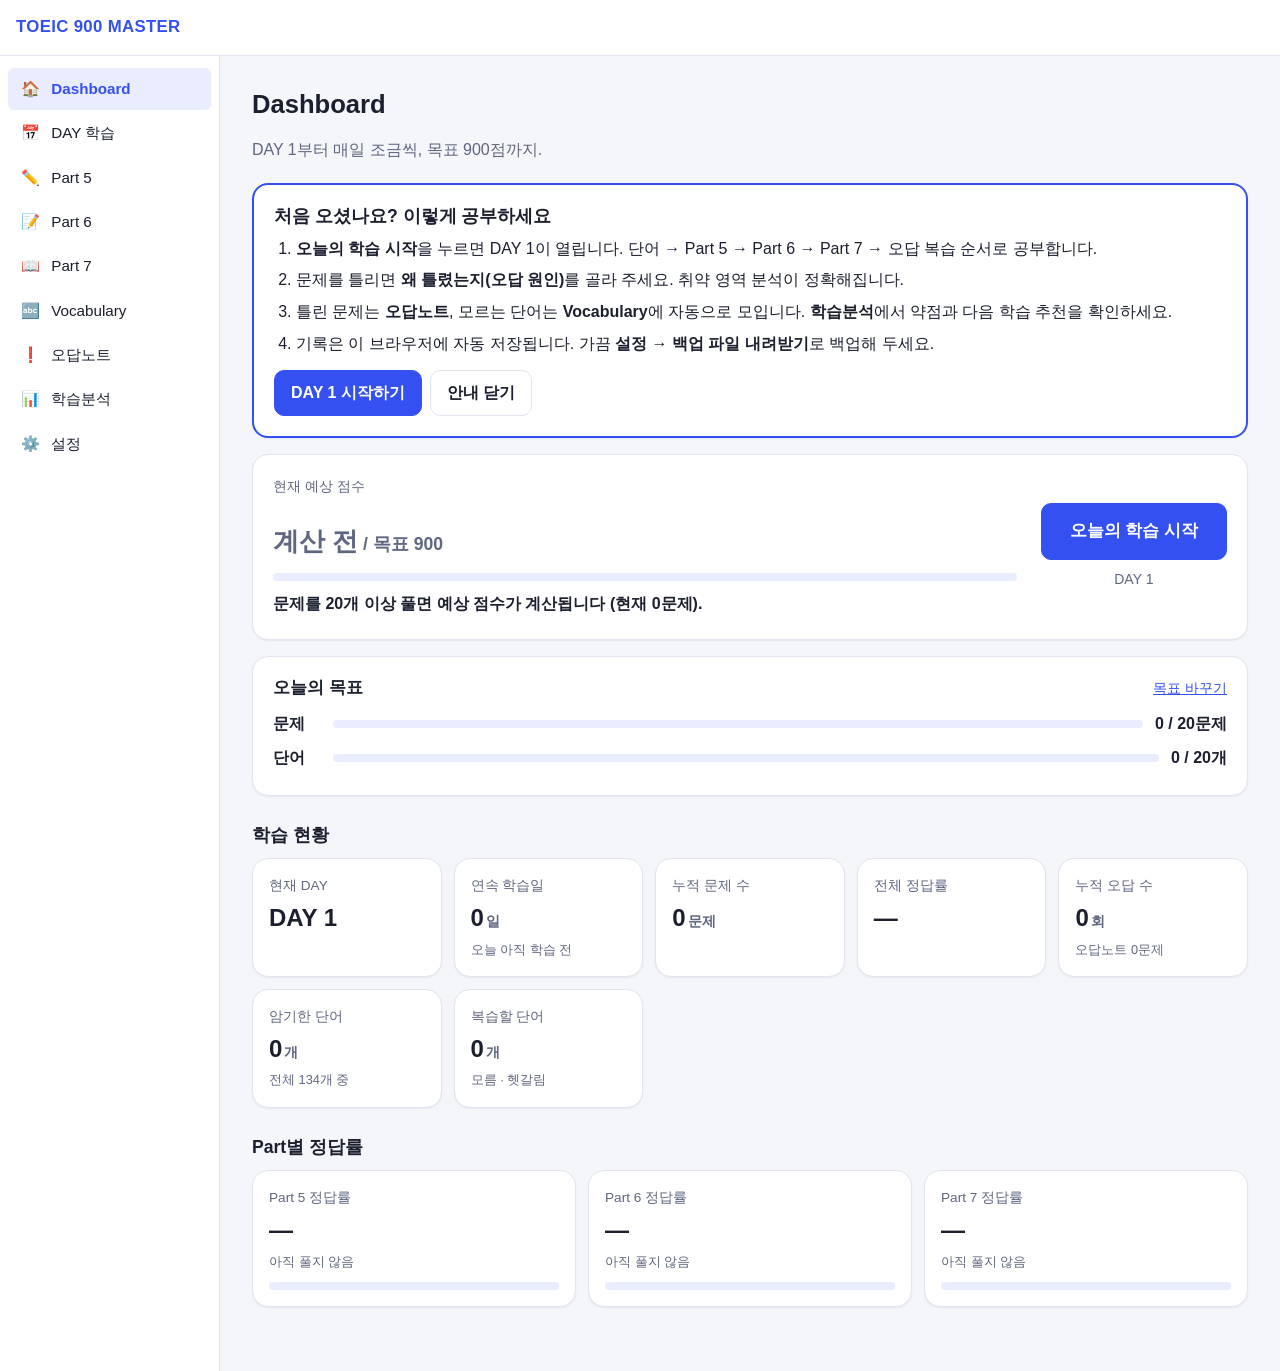
<file: index.html>
<!doctype html>
<html lang="ko">
<head>
  <meta charset="utf-8">
  <meta name="viewport" content="width=device-width, initial-scale=1">
  <title>TOEIC 900 MASTER</title>
  <link rel="stylesheet" href="src/styles/variables.css">
  <link rel="stylesheet" href="src/styles/base.css">
  <link rel="stylesheet" href="src/styles/layout.css">
  <link rel="stylesheet" href="src/styles/components.css">
</head>
<body>
  <div id="app">
    <!-- 스크립트가 실행되면 이 안내문은 앱 화면으로 바뀐다 -->
    <div class="boot-message">
      <h1>TOEIC 900 MASTER</h1>
      <p>앱을 불러오는 중입니다…</p>
      <p class="muted">이 문구가 계속 보이면 브라우저에서 JavaScript가 꺼져 있는지 확인하세요.</p>
    </div>
  </div>

  <!-- 설치 없이 이 파일을 더블클릭해서 열 수 있도록 일반 스크립트로 불러온다. 파일 목록은 src/loader.js에 있다. -->
  <script src="src/loader.js"></script>
  <script src="src/main.js"></script>
</body>
</html>
</file>
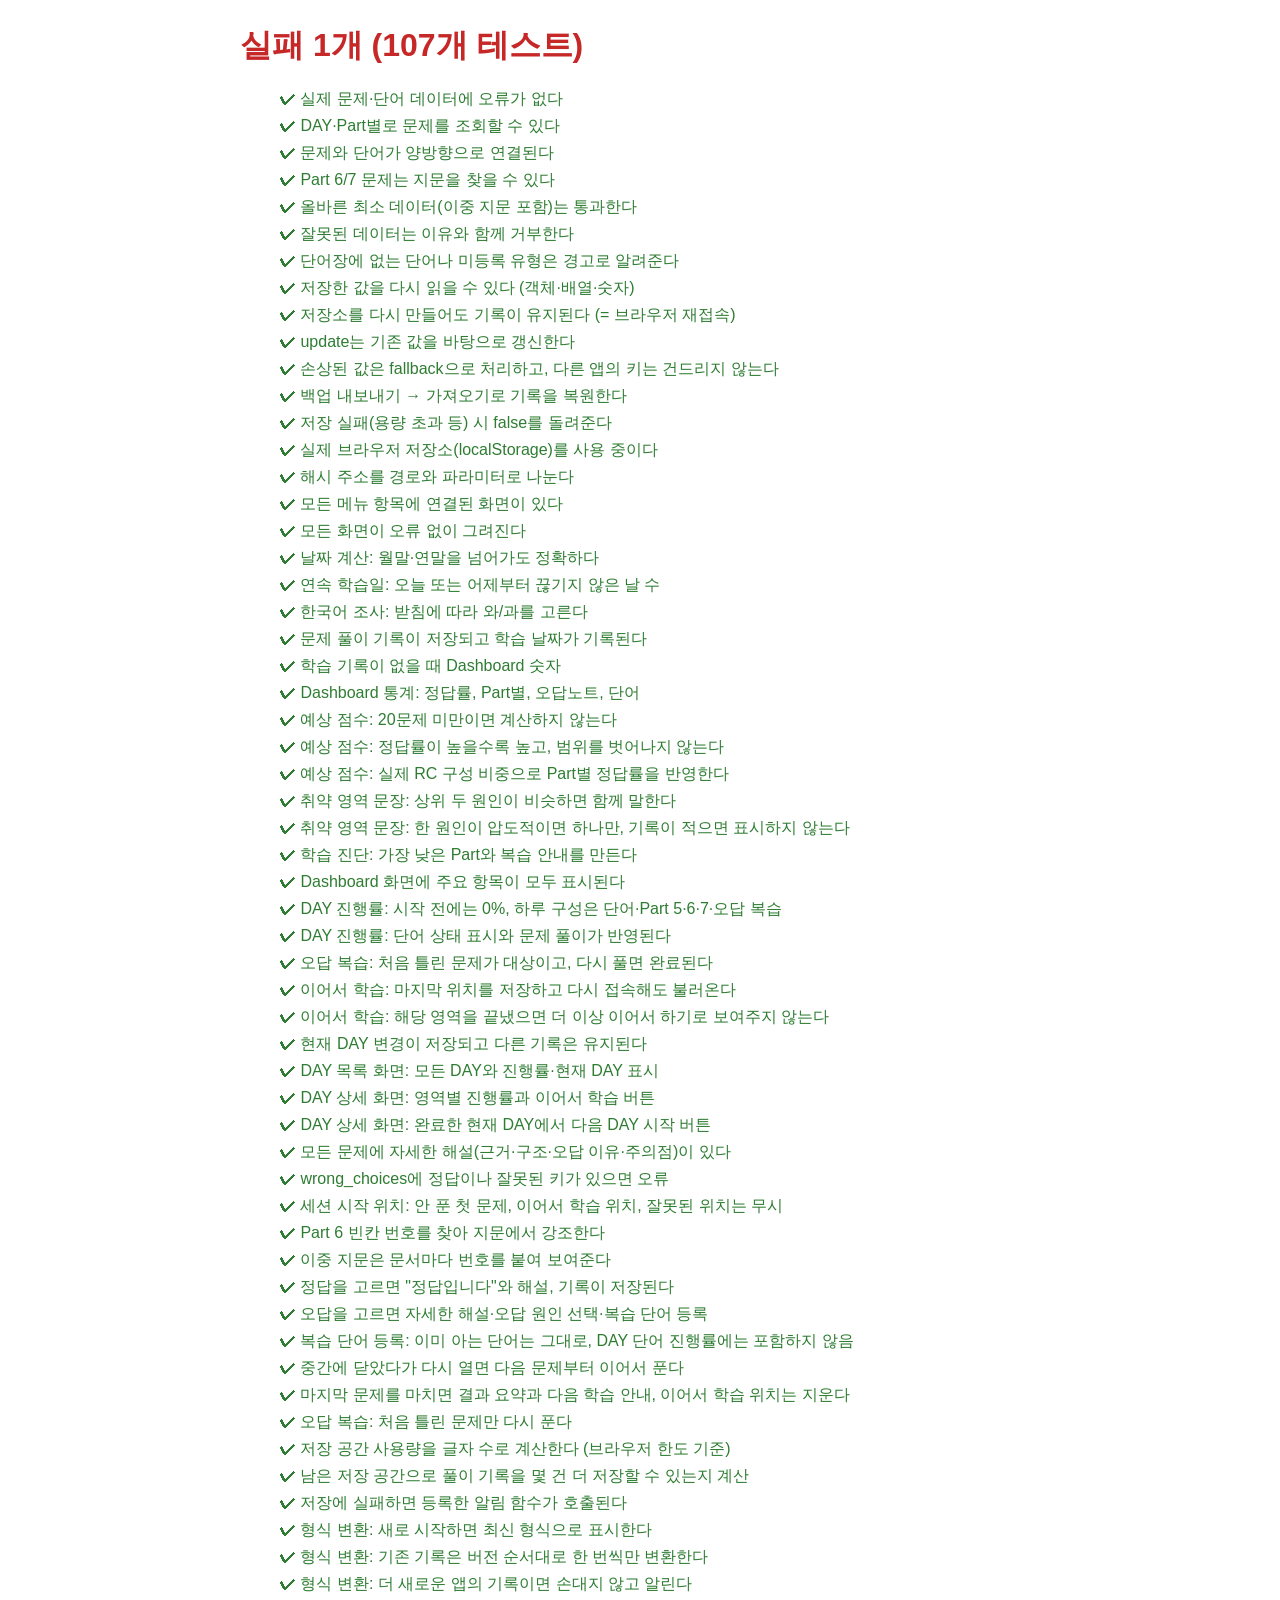
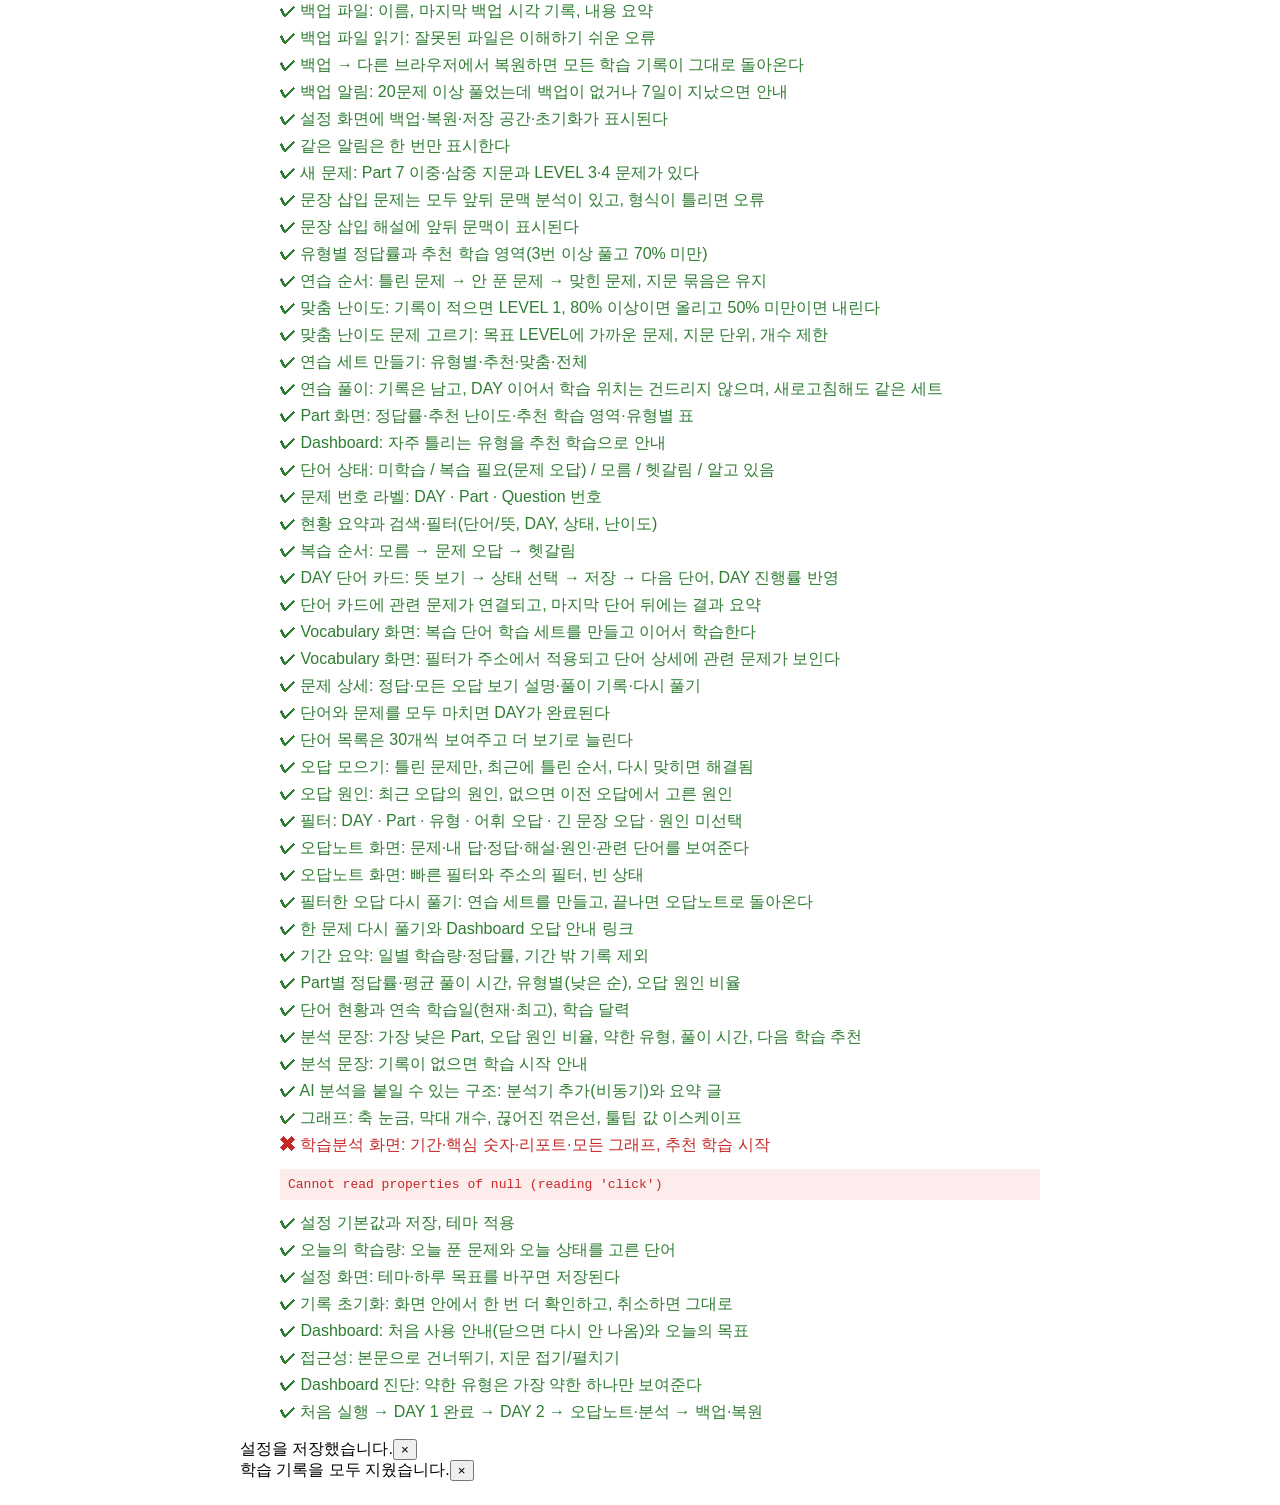
<file: tests/index.html>
<!doctype html>
<html lang="ko">
<head>
  <meta charset="utf-8">
  <meta name="viewport" content="width=device-width, initial-scale=1">
  <title>TOEIC 900 MASTER 테스트</title>
  <style>
    body { font-family: -apple-system, "Malgun Gothic", sans-serif; max-width: 800px; margin: 24px auto; padding: 0 16px; }
    .pass { color: #2e7d32; } .fail { color: #c62828; }
    li { margin: 6px 0; list-style: none; }
    pre { background: #fdecec; padding: 8px; white-space: pre-wrap; }
  </style>
</head>
<body>
  <!-- 이 파일을 브라우저로 열면 자동 테스트가 실행된다. 앱 코드를 바꾼 뒤 기존 기능이 깨지지 않았는지 확인하는 용도. -->
  <div id="results">테스트 실행 중…</div>

  <!-- 앱과 같은 스크립트 목록(src/loader.js)을 불러온다 -->
  <script src="../src/loader.js" data-base="../"></script>

  <script src="test-runner.js"></script>
  <script src="data.test.js"></script>
  <script src="storage.test.js"></script>
  <script src="router.test.js"></script>
  <script src="dashboard.test.js"></script>
  <script src="day.test.js"></script>
  <script src="study.test.js"></script>
  <script src="backup.test.js"></script>
  <script src="practice.test.js"></script>
  <script src="vocab.test.js"></script>
  <script src="notes.test.js"></script>
  <script src="analytics.test.js"></script>
  <script src="settings.test.js"></script>
  <script src="integration.test.js"></script>
  <script>runTests();</script>
</body>
</html>
</file>
<file: src/styles/variables.css>
/* 디자인 토큰: 색상·간격·모서리. 테마를 바꿀 때는 이 파일만 수정한다. */
:root {
  --color-bg: #f5f6fa;
  --color-surface: #ffffff;
  --color-surface-2: #f0f2f8;
  --color-text: #1b1f2e;
  --color-muted: #5f6680;
  --color-border: #e2e5ef;
  --color-primary: #3450f0;
  --color-primary-hover: #2a43d6;
  --color-primary-soft: #e9edff;
  --color-on-primary: #ffffff;
  --color-success: #2e7d32;
  --color-success-soft: #e7f5e9;
  --color-danger: #c62828;
  --color-danger-soft: #fdecec;
  --color-warning: #975a00;
  --color-warning-soft: #fff4e0;
  --color-on-status: #ffffff;   /* 성공·오류 알림 위 글자색 */

  /* 그래프 색상 (색각 이상 검증을 통과한 순서. 범주 1~4, 크기를 나타내는 단색 단계, 격자) */
  --viz-1: #2a78d6;
  --viz-2: #eb6834;
  --viz-3: #1baf7a;
  --viz-4: #eda100;
  --viz-rest: #c9ccd6;
  --viz-grid: #e6e8ef;
  --viz-axis: #c3c6d1;
  --viz-area: rgba(42, 120, 214, .10);
  --heat-0: #eef0f5;
  --heat-1: #cde2fb;
  --heat-2: #86b6ef;
  --heat-3: #3987e5;
  --heat-4: #1c5cab;

  --radius-sm: 6px;
  --radius-md: 10px;
  --radius-lg: 16px;
  --shadow-sm: 0 1px 2px rgba(20, 24, 40, .06);

  --topbar-height: 56px;
  --sidebar-width: 220px;
  --content-max: 1080px;

  --font-sans: -apple-system, BlinkMacSystemFont, "Pretendard", "Apple SD Gothic Neo", "Malgun Gothic", "Noto Sans KR", sans-serif;
  --font-reading: Georgia, "Times New Roman", serif;
}

/* 다크 테마: 컴퓨터 설정이 다크일 때 (사용자가 라이트를 직접 고른 경우 제외) */
@media (prefers-color-scheme: dark) {
  :root:not([data-theme="light"]) {
    --color-bg: #12141b;
    --color-surface: #1b1e28;
    --color-surface-2: #232734;
    --color-text: #e7e9f0;
    --color-muted: #9aa0b6;
    --color-border: #2f3445;
    --color-primary: #7d93ff;
    --color-primary-hover: #95a6ff;
    --color-primary-soft: #252c4a;
    --color-on-primary: #0d1022;
    --color-success: #74d680;
    --color-success-soft: #1d3223;
    --color-danger: #ff8a80;
    --color-danger-soft: #3a2224;
    --color-warning: #ffb74d;
    --color-warning-soft: #3a2e1a;
    --shadow-sm: none;
    --color-on-status: #10131c;
    --viz-1: #3987e5;
    --viz-2: #d95926;
    --viz-3: #199e70;
    --viz-4: #c98500;
    --viz-rest: #3a3f50;
    --viz-grid: #2a2e3b;
    --viz-axis: #3a3f50;
    --viz-area: rgba(57, 135, 229, .14);
    --heat-0: #232734;
    --heat-1: #184f95;
    --heat-2: #256abf;
    --heat-3: #3987e5;
    --heat-4: #86b6ef;
    color-scheme: dark;
  }
}

/* 사용자가 다크를 직접 고른 경우 */
:root[data-theme="dark"] {
  --color-bg: #12141b;
  --color-surface: #1b1e28;
  --color-surface-2: #232734;
  --color-text: #e7e9f0;
  --color-muted: #9aa0b6;
  --color-border: #2f3445;
  --color-primary: #7d93ff;
  --color-primary-hover: #95a6ff;
  --color-primary-soft: #252c4a;
  --color-on-primary: #0d1022;
  --color-success: #74d680;
  --color-success-soft: #1d3223;
  --color-danger: #ff8a80;
  --color-danger-soft: #3a2224;
  --color-warning: #ffb74d;
  --color-warning-soft: #3a2e1a;
  --shadow-sm: none;
  --color-on-status: #10131c;
  --viz-1: #3987e5;
  --viz-2: #d95926;
  --viz-3: #199e70;
  --viz-4: #c98500;
  --viz-rest: #3a3f50;
  --viz-grid: #2a2e3b;
  --viz-axis: #3a3f50;
  --viz-area: rgba(57, 135, 229, .14);
  --heat-0: #232734;
  --heat-1: #184f95;
  --heat-2: #256abf;
  --heat-3: #3987e5;
  --heat-4: #86b6ef;
  color-scheme: dark;
}
</file>
<file: src/styles/base.css>
* { box-sizing: border-box; }
html { -webkit-text-size-adjust: 100%; }
body {
  margin: 0;
  background: var(--color-bg);
  color: var(--color-text);
  font-family: var(--font-sans);
  font-size: 16px;
  line-height: 1.6;
}
h1, h2, h3 { line-height: 1.3; margin: 0; }
a { color: var(--color-primary); }
button { font: inherit; color: inherit; }
code { background: var(--color-surface-2); padding: 1px 6px; border-radius: 4px; font-size: .9em; }
:focus-visible { outline: 2px solid var(--color-primary); outline-offset: 2px; }
.muted { color: var(--color-muted); }
.small { font-size: .875rem; }

.boot-message { max-width: 560px; margin: 15vh auto; padding: 0 16px; text-align: center; }
.boot-message h1 { color: var(--color-primary); margin-bottom: 12px; }
</file>
<file: src/styles/layout.css>
/* 상단 바 */
.topbar {
  position: sticky; top: env(safe-area-inset-top, 0px); z-index: 30;
  height: var(--topbar-height);
  display: flex; align-items: center; gap: 12px;
  padding: 0 16px;
  background: var(--color-surface);
  border-bottom: 1px solid var(--color-border);
}
.brand {
  font-weight: 800; letter-spacing: .02em; font-size: 1.05rem;
  color: var(--color-primary); text-decoration: none;
}

/* 햄버거 버튼: 모바일에서만 보인다 */
.icon-button {
  display: inline-flex; flex-direction: column; justify-content: center; gap: 4px;
  width: 40px; height: 40px; padding: 0 9px;
  background: none; border: 0; border-radius: var(--radius-sm); cursor: pointer;
}
.icon-button:hover { background: var(--color-surface-2); }
.menu-toggle span { display: block; height: 2px; background: var(--color-text); border-radius: 1px; }

/* 사이드바 + 본문 */
.shell { display: flex; min-height: calc(100vh - var(--topbar-height)); }
.sidebar {
  width: var(--sidebar-width); flex-shrink: 0;
  background: var(--color-surface);
  border-right: 1px solid var(--color-border);
  padding: 12px 8px;
}
.sidebar ul { list-style: none; margin: 0; padding: 0; position: sticky; top: calc(var(--topbar-height) + 12px); }
.sidebar a {
  display: flex; align-items: center; gap: 10px;
  padding: 9px 12px; margin-bottom: 2px;
  border-radius: var(--radius-sm);
  color: var(--color-text); text-decoration: none; font-size: .95rem;
}
.sidebar a:hover { background: var(--color-surface-2); }
.sidebar a.active { background: var(--color-primary-soft); color: var(--color-primary); font-weight: 700; }
.nav-icon { width: 1.4em; text-align: center; }
.backdrop { display: none; }

.content { flex: 1; min-width: 0; padding: 24px 16px 64px; }
.content:focus { outline: none; }
.page { max-width: var(--content-max); margin: 0 auto; }

@media (min-width: 900px) {
  .menu-toggle { display: none; }
  .content { padding: 32px 32px 64px; }
}

@media (max-width: 899px) {
  .sidebar {
    position: fixed; z-index: 40;
    top: var(--topbar-height); bottom: 0; left: 0;
    transform: translateX(-100%);
    transition: transform .2s ease;
    overflow-y: auto;
  }
  .sidebar ul { position: static; }
  .sidebar.open { transform: translateX(0); box-shadow: 4px 0 24px rgba(0, 0, 0, .15); }
  .backdrop:not([hidden]) {
    display: block; position: fixed; inset: var(--topbar-height) 0 0 0; z-index: 35;
    background: rgba(10, 12, 20, .35);
  }
}
</file>
<file: src/styles/components.css>
/* 페이지 머리말 */
.page-header { margin-bottom: 20px; }
.page-header h1 { font-size: 1.6rem; margin-bottom: 4px; }
.section-title { font-size: 1.1rem; margin: 28px 0 12px; }

/* 카드 */
.card {
  background: var(--color-surface);
  border: 1px solid var(--color-border);
  border-radius: var(--radius-lg);
  padding: 20px;
  box-shadow: var(--shadow-sm);
}

/* 버튼 */
.btn {
  display: inline-flex; align-items: center; justify-content: center; gap: 6px;
  padding: 9px 16px; border-radius: var(--radius-md);
  border: 1px solid var(--color-border); background: var(--color-surface);
  color: var(--color-text); text-decoration: none; font-weight: 600; cursor: pointer;
}
.btn:hover { border-color: var(--color-primary); }
.btn-primary { background: var(--color-primary); border-color: var(--color-primary); color: var(--color-on-primary); }
.btn-primary:hover { background: var(--color-primary-hover); border-color: var(--color-primary-hover); }
.btn-lg { padding: 14px 28px; font-size: 1.05rem; }

/* 진행 막대: 채움은 강조색, 빈 부분은 같은 색의 옅은 단계 */
.meter { height: 8px; border-radius: 999px; background: var(--color-primary-soft); overflow: hidden; }
.meter > span { display: block; height: 100%; border-radius: 999px; background: var(--color-primary); transition: width .3s ease; }

/* Dashboard 상단: 예상 점수(화면의 대표 숫자) + 오늘의 학습 시작 */
.hero {
  display: flex; align-items: center; justify-content: space-between; gap: 24px; flex-wrap: wrap;
  margin-bottom: 16px;
}
.hero-main { flex: 1 1 320px; min-width: 0; }
.hero-label { color: var(--color-muted); font-size: .9rem; }
.hero-figure { font-size: 3.5rem; font-weight: 700; line-height: 1.1; margin: 2px 0 12px; }
.hero-target { font-size: 1.1rem; font-weight: 600; color: var(--color-muted); }
.hero-figure-empty { font-size: 1.6rem; color: var(--color-muted); }
.hero-note { margin: 10px 0 2px; font-weight: 600; }
.hero-action { display: flex; flex-direction: column; align-items: center; gap: 8px; flex: 0 0 auto; text-align: center; }
@media (max-width: 599px) {
  .hero-action { width: 100%; }
  .hero-action .btn { width: 100%; }
}

/* 학습 진단 */
.insight-card { margin-bottom: 8px; }
.insight-title { font-size: 1.05rem; margin-bottom: 10px; }
.insight-card p { margin: 6px 0; }
.insight-list { list-style: none; margin: 0 0 6px; padding: 0; }
.insight { padding: 6px 0 6px 26px; position: relative; }
.insight::before { position: absolute; left: 0; top: 6px; }
.insight-focus { font-weight: 700; }
.insight-focus::before { content: '🎯'; }
.insight-info::before { content: '💡'; }
.reason-list { margin-top: 12px; border-top: 1px solid var(--color-border); padding-top: 12px; }
.reason-row { display: grid; grid-template-columns: 7.5em 1fr 3em; align-items: center; gap: 10px; margin-bottom: 8px; font-size: .9rem; }
.reason-value { text-align: right; font-variant-numeric: tabular-nums; color: var(--color-muted); }

/* 통계 카드 */
.stat-grid { display: grid; gap: 12px; grid-template-columns: repeat(auto-fill, minmax(170px, 1fr)); }
.stat-card { padding: 16px; }
.stat-label { color: var(--color-muted); font-size: .85rem; }
.stat-value { font-size: 1.5rem; font-weight: 700; margin-top: 2px; }
.stat-unit { font-size: .9rem; font-weight: 600; color: var(--color-muted); margin-left: 2px; }
.stat-sub { color: var(--color-muted); font-size: .8rem; margin-top: 2px; }
.stat-card .meter { margin-top: 10px; }
.part-grid { grid-template-columns: repeat(auto-fit, minmax(220px, 1fr)); }
@media (max-width: 599px) {
  .stat-grid { grid-template-columns: 1fr 1fr; gap: 10px; }
  .part-grid { grid-template-columns: 1fr; }
}

/* 배지·칩 */
.badge {
  display: inline-block; padding: 3px 10px; border-radius: 999px;
  background: var(--color-warning-soft); color: var(--color-warning);
  font-size: .8rem; font-weight: 700;
}
.chips { display: flex; flex-wrap: wrap; gap: 6px; margin-top: 12px; }
.chip {
  padding: 3px 10px; border-radius: 999px; font-size: .85rem;
  background: var(--color-primary-soft); color: var(--color-primary);
}

.placeholder .feature-list { margin: 14px 0 0; padding-left: 20px; }
.placeholder .feature-list li { margin-bottom: 4px; }

.error-card { border-color: var(--color-danger); background: var(--color-danger-soft); }
.error-card h1 { font-size: 1.3rem; margin-bottom: 8px; color: var(--color-danger); }
.loading { padding: 40px; text-align: center; color: var(--color-muted); }

/* 작은 버튼, 태그, 상태 배지 */
.btn-sm { padding: 6px 12px; font-size: .875rem; }
.tag {
  display: inline-block; padding: 2px 8px; border-radius: 999px; font-size: .78rem; font-weight: 700;
  background: var(--color-primary); color: var(--color-on-primary);
}
.status { display: inline-block; padding: 2px 8px; border-radius: 999px; font-size: .78rem; font-weight: 700; }
.status-complete { background: var(--color-success-soft); color: var(--color-success); }
.status-in_progress { background: var(--color-primary-soft); color: var(--color-primary); }
.status-not_started { background: var(--color-surface-2); color: var(--color-muted); }
.back-link { display: inline-block; margin-bottom: 12px; text-decoration: none; font-size: .9rem; }

/* 이어서 학습 */
.resume-card {
  display: flex; align-items: center; gap: 12px; margin-bottom: 16px; padding: 14px 18px;
  text-decoration: none; color: var(--color-text); border-color: var(--color-primary);
}
.resume-card:hover { background: var(--color-primary-soft); }
.resume-label { font-weight: 700; color: var(--color-primary); white-space: nowrap; }
.resume-text { flex: 1; min-width: 0; }
.resume-arrow { color: var(--color-primary); font-weight: 700; }
.resume-link { font-size: .875rem; font-weight: 600; text-decoration: none; }

/* DAY 목록 */
.day-grid { display: grid; gap: 12px; grid-template-columns: repeat(auto-fill, minmax(220px, 1fr)); }
.day-card { display: block; text-decoration: none; color: var(--color-text); }
.day-card:hover { border-color: var(--color-primary); }
.day-card.is-current { border: 2px solid var(--color-primary); }
.day-card-head { display: flex; align-items: center; gap: 6px; flex-wrap: wrap; }
.day-name { font-weight: 800; font-size: 1.1rem; margin-right: auto; }
.day-card-pct { font-size: 1.5rem; font-weight: 700; margin: 8px 0; }
.day-card-sub { color: var(--color-muted); font-size: .8rem; margin-top: 8px; }

/* DAY 상세 */
.day-header { display: flex; align-items: center; gap: 10px; flex-wrap: wrap; }
.day-header h1 { margin: 0 4px 0 0; }
.day-summary { display: flex; align-items: center; justify-content: space-between; gap: 24px; flex-wrap: wrap; margin-bottom: 16px; }
.day-summary-main { flex: 1 1 280px; min-width: 0; }
.day-summary-pct { font-size: 2.5rem; font-weight: 700; line-height: 1.1; margin: 2px 0 10px; }
.day-summary .meter { margin-bottom: 6px; }
.day-action { display: flex; flex-direction: column; align-items: center; gap: 8px; text-align: center; }
.day-done { font-weight: 700; font-size: 1.05rem; }
@media (max-width: 599px) {
  .day-action { width: 100%; }
  .day-action .btn { width: 100%; }
}
.section-list { list-style: none; margin: 0; padding: 4px 20px; }
.section-row { display: flex; align-items: center; gap: 14px; padding: 14px 0; border-bottom: 1px solid var(--color-border); }
.section-row:last-child { border-bottom: 0; }
.section-num {
  flex: 0 0 auto; width: 30px; height: 30px; border-radius: 50%;
  display: inline-flex; align-items: center; justify-content: center;
  background: var(--color-surface-2); color: var(--color-muted); font-weight: 700; font-size: .9rem;
}
.section-row.is-complete .section-num { background: var(--color-success-soft); color: var(--color-success); }
.section-body { flex: 1; min-width: 0; }
.section-line { display: flex; justify-content: space-between; gap: 8px; margin-bottom: 6px; }
.section-name { font-weight: 700; }
.section-count { font-variant-numeric: tabular-nums; color: var(--color-muted); }
.section-sub { font-size: .8rem; color: var(--color-muted); margin-top: 4px; }
.section-action { flex: 0 0 auto; min-width: 64px; text-align: right; }
.section-action .btn { white-space: nowrap; }

/* ───────── 문제 풀이 화면 ───────── */
/* 진행 표시: 스크롤해도 항상 보이도록 상단에 고정 */
.study-header {
  position: sticky; top: var(--topbar-height); z-index: 20;
  margin: -8px -16px 16px; padding: 10px 16px 12px;
  background: var(--color-bg); border-bottom: 1px solid var(--color-border);
}
@media (min-width: 900px) { .study-header { margin: -16px 0 20px; padding: 12px 0 14px; } }
.study-header-row { display: flex; align-items: center; gap: 10px; margin-bottom: 8px; }
.study-location { display: flex; flex-wrap: wrap; align-items: baseline; gap: 4px 12px; margin-right: auto; min-width: 0; }
.loc-day { font-weight: 800; color: var(--color-primary); }
.loc-part { font-weight: 700; }
.loc-q { color: var(--color-muted); font-variant-numeric: tabular-nums; }
.study-timer { font-variant-numeric: tabular-nums; color: var(--color-muted); font-size: .9rem; white-space: nowrap; }

.study-body { display: grid; gap: 16px; }
@media (min-width: 1000px) {
  .study-body.has-passage { grid-template-columns: minmax(0, 1.1fr) minmax(0, 1fr); align-items: start; }
  .study-body.has-passage .passage { position: sticky; top: calc(var(--topbar-height) + 90px); max-height: calc(100vh - var(--topbar-height) - 110px); overflow-y: auto; }
}

/* 지문: 영어 독해용 글꼴, 문서가 여럿이면 구분선 */
.passage { font-family: var(--font-reading); font-size: 1.02rem; line-height: 1.7; }
.passage-doc + .passage-doc { margin-top: 18px; padding-top: 18px; border-top: 2px dashed var(--color-border); }
.passage-title { font-family: var(--font-sans); font-weight: 700; font-size: .85rem; color: var(--color-muted); margin-bottom: 8px; }
.passage-no { display: inline-block; margin-right: 6px; padding: 0 6px; border-radius: 4px; background: var(--color-surface-2); }
.passage-body p { margin: 0 0 10px; }
.passage-body .meta { font-family: var(--font-sans); font-size: .92rem; }
.passage-body .chat { padding: 6px 10px; border-radius: var(--radius-sm); background: var(--color-surface-2); }
.passage-body .blank { padding: 0 6px; border-radius: 4px; background: var(--color-warning-soft); color: var(--color-warning); font-weight: 700; font-family: var(--font-sans); }
.passage-body .blank.is-active { background: var(--color-warning); color: var(--color-surface); }

/* 문제와 보기 */
.question-meta { display: flex; align-items: center; justify-content: space-between; gap: 8px; }
.question-meta .chip { margin: 0; }
.question-text { font-size: 1.1rem; font-weight: 600; margin: 12px 0 16px; line-height: 1.55; }
.choices { display: grid; gap: 8px; }
.choice {
  display: flex; align-items: flex-start; gap: 10px; width: 100%; text-align: left;
  padding: 12px 14px; border-radius: var(--radius-md);
  border: 1px solid var(--color-border); background: var(--color-surface); cursor: pointer;
}
.choice:hover:not(:disabled) { border-color: var(--color-primary); background: var(--color-primary-soft); }
.choice:disabled { cursor: default; }
.choice-letter { font-weight: 700; min-width: 2em; }
.choice-text { flex: 1; }
.choice-mark { font-size: .78rem; font-weight: 700; white-space: nowrap; }
.choice.is-correct { border: 2px solid var(--color-success); background: var(--color-success-soft); }
.choice.is-correct .choice-mark { color: var(--color-success); }
.choice.is-wrong { border: 2px solid var(--color-danger); background: var(--color-danger-soft); }
.choice.is-wrong .choice-mark { color: var(--color-danger); }

/* 채점 결과·해설 */
.feedback { margin-top: 16px; padding: 16px; border-radius: var(--radius-md); border-left: 4px solid; }
.feedback.is-correct { border-color: var(--color-success); background: var(--color-success-soft); }
.feedback.is-wrong { border-color: var(--color-danger); background: var(--color-danger-soft); }
.fb-head { display: flex; justify-content: space-between; align-items: baseline; gap: 8px; flex-wrap: wrap; }
.fb-title { font-size: 1.15rem; font-weight: 800; }
.feedback.is-correct .fb-title { color: var(--color-success); }
.feedback.is-wrong .fb-title { color: var(--color-danger); }
.fb-time { font-size: .85rem; color: var(--color-muted); }
.fb-summary { margin: 8px 0 0; }
.fb-answers { display: flex; flex-wrap: wrap; gap: 4px 20px; margin: 8px 0 4px; }
.fb-correct { color: var(--color-success); }
.fb-row { display: grid; grid-template-columns: 8.5em 1fr; gap: 10px; padding: 10px 0; border-top: 1px solid var(--color-border); font-size: .95rem; }
.fb-row:first-of-type { margin-top: 8px; }
.fb-label { font-weight: 700; color: var(--color-muted); }
@media (max-width: 599px) { .fb-row { grid-template-columns: 1fr; gap: 2px; } }
.key-words { list-style: none; margin: 0; padding: 0; }
.key-words li { margin-bottom: 2px; }

/* 오답 원인 선택 */
.reason-picker { margin-top: 12px; padding-top: 12px; border-top: 1px solid var(--color-border); }
.reason-question { font-weight: 700; margin-bottom: 8px; }
.reason-chips { display: flex; flex-wrap: wrap; gap: 6px; }
.reason-chip {
  padding: 6px 12px; border-radius: 999px; font-size: .88rem; cursor: pointer;
  border: 1px solid var(--color-border); background: var(--color-surface); color: var(--color-text);
}
.reason-chip:hover { border-color: var(--color-primary); }
.reason-chip.is-selected { background: var(--color-primary); border-color: var(--color-primary); color: var(--color-on-primary); font-weight: 700; }

.study-next { margin-top: 16px; text-align: right; }
@media (max-width: 599px) { .study-next .btn { width: 100%; } }
.hint { margin: 12px 0 0; font-size: .8rem; color: var(--color-muted); }
@media (hover: none) { .hint { display: none; } }

/* 결과 요약 */
.study-summary { text-align: center; }
.summary-score { font-size: 3rem; font-weight: 700; line-height: 1.2; margin: 6px 0; }
.summary-actions { display: flex; flex-wrap: wrap; justify-content: center; gap: 8px; margin-top: 16px; }
.result-list { list-style: none; padding: 4px 20px; margin: 0; }
.result-list li { padding: 12px 0; border-bottom: 1px solid var(--color-border); }
.result-list li:last-child { border-bottom: 0; }
.result-q { margin-bottom: 2px; }
.study-header .btn { white-space: nowrap; flex-shrink: 0; }

/* ───────── 설정 ───────── */
.settings-card { margin-bottom: 16px; }
.settings-card h2 { font-size: 1.1rem; margin-bottom: 8px; }
.settings-card p { margin: 6px 0 12px; }
.settings-status { font-weight: 600; }
.file-btn { cursor: pointer; }
.restore-preview { margin-top: 14px; padding: 14px; border-radius: var(--radius-md); background: var(--color-surface-2); }
.restore-title { font-weight: 700; margin-bottom: 6px; }
.restore-facts { margin: 0 0 8px; padding-left: 18px; }
.row-actions { display: flex; flex-wrap: wrap; gap: 8px; }
.warn-text { color: var(--color-warning); font-weight: 600; }
.ok-text { color: var(--color-success); font-weight: 700; }
.usage-line, .persist-line { display: flex; justify-content: space-between; gap: 8px; margin-bottom: 8px; }
.persist-line { margin-top: 14px; align-items: center; font-weight: 600; }
.danger-zone { border-color: var(--color-danger); }
.btn-danger { color: var(--color-danger); border-color: var(--color-danger); }
.btn-danger:hover { background: var(--color-danger-soft); border-color: var(--color-danger); }

/* 알림 */
.toasts { position: fixed; left: 50%; bottom: 20px; transform: translateX(-50%); z-index: 100; display: flex; flex-direction: column; gap: 8px; width: min(520px, calc(100vw - 32px)); }
.toast {
  display: flex; align-items: flex-start; gap: 10px; padding: 12px 14px; border-radius: var(--radius-md);
  background: var(--color-text); color: var(--color-bg); box-shadow: 0 6px 24px rgba(0, 0, 0, .2); font-size: .92rem;
}
.toast span { flex: 1; }
.toast-error { background: var(--color-danger); color: var(--color-on-status); }
.toast-success { background: var(--color-success); color: var(--color-on-status); }
.toast-close { background: none; border: 0; color: inherit; font-size: 1.2rem; line-height: 1; cursor: pointer; padding: 0 2px; }

/* ───────── Part 화면 ───────── */
.card-title { font-size: 1.05rem; margin-bottom: 6px; }
.part-summary { display: grid; gap: 20px; grid-template-columns: 1fr; margin-bottom: 16px; }
@media (min-width: 760px) { .part-summary { grid-template-columns: 1fr 1.4fr auto; align-items: center; } }
.level-name { font-size: 1.5rem; font-weight: 800; color: var(--color-primary); margin: 2px 0 4px; }
.level-name span { font-size: 1rem; font-weight: 700; color: var(--color-text); }
.part-summary-actions { display: flex; flex-direction: column; gap: 8px; }
@media (max-width: 759px) { .part-summary-actions { flex-direction: row; flex-wrap: wrap; } .part-summary-actions .btn { flex: 1 1 auto; white-space: nowrap; } }
.weak-card { margin-bottom: 8px; border-color: var(--color-warning); }
.weak-card.is-empty { border-color: var(--color-border); }
.weak-list { margin: 8px 0 14px; padding-left: 20px; }
.tag-warn { background: var(--color-warning-soft); color: var(--color-warning); }
.table-card { position: relative; padding: 4px 16px; overflow-x: auto; }
.type-table { width: 100%; border-collapse: collapse; font-size: .92rem; }
.type-table th, .type-table td { padding: 10px 6px; border-bottom: 1px solid var(--color-border); text-align: left; vertical-align: middle; }
.type-table tbody tr:last-child th, .type-table tbody tr:last-child td { border-bottom: 0; }
.type-table thead th { color: var(--color-muted); font-weight: 600; font-size: .8rem; }
.type-table .num { text-align: right; font-variant-numeric: tabular-nums; white-space: nowrap; }
.type-table tbody th { font-weight: 600; white-space: nowrap; }
.type-acc { display: flex; align-items: center; gap: 8px; min-width: 140px; }
.type-acc .meter { flex: 1; }
.type-acc .num { min-width: 3em; }
.type-action { text-align: right; }
.type-action .btn { padding: 5px 12px; font-size: .85rem; }
.btn:disabled { opacity: .45; cursor: default; }
.sr-only { position: absolute; width: 1px; height: 1px; overflow: hidden; clip: rect(0 0 0 0); white-space: nowrap; }

/* 지문 표, 문장 삽입 문맥 분석 */
.psg-table { width: 100%; border-collapse: collapse; margin: 6px 0 12px; font-size: .95rem; }
.psg-table th, .psg-table td { border: 1px solid var(--color-border); padding: 6px 8px; text-align: left; }
.psg-table th { background: var(--color-surface-2); font-family: var(--font-sans); font-size: .85rem; }
.context-analysis { margin: 0; display: grid; grid-template-columns: auto 1fr; gap: 4px 10px; }
.context-analysis dt { font-weight: 700; white-space: nowrap; }
.context-analysis dd { margin: 0; }
@media (max-width: 599px) {
  .table-card { padding: 4px 10px; }
  .type-table .col-questions { display: none; }
  .type-table th, .type-table td { padding: 10px 4px; }
  .type-acc { min-width: 90px; }
}

/* ───────── 단어 카드 ───────── */
.word-card { max-width: 640px; margin: 0 auto; text-align: center; padding: 28px 24px; }
.word-top { display: flex; align-items: center; justify-content: center; gap: 10px; flex-wrap: wrap; }
.word-top .chip { margin: 0; }
.word-text { font-size: 2.6rem; font-weight: 800; letter-spacing: -.01em; margin: 18px 0 10px; word-break: break-word; }
.word-flip { margin: 12px 0 8px; min-width: 200px; }
.word-meaning { font-size: 1.45rem; font-weight: 700; color: var(--color-primary); margin-bottom: 8px; }
.word-example { font-family: var(--font-reading); font-style: italic; color: var(--color-muted); margin: 6px 0 12px; }
.word-related { text-align: left; margin: 14px auto 8px; max-width: 420px; padding: 10px 14px; border-radius: var(--radius-md); background: var(--color-surface-2); }
.word-related ul, .wr-related { margin: 4px 0 0; padding-left: 18px; }
.word-section-label { font-weight: 700; font-size: .85rem; color: var(--color-muted); margin-top: 6px; }
.mastery-buttons { display: grid; grid-template-columns: repeat(3, 1fr); gap: 8px; margin-top: 22px; }
.mastery-btn { padding: 12px 8px; font-size: 1rem; }
.mastery-unknown { border-color: var(--color-danger); color: var(--color-danger); }
.mastery-confused { border-color: var(--color-warning); color: var(--color-warning); }
.mastery-known { border-color: var(--color-success); color: var(--color-success); }
.mastery-unknown:hover, .mastery-unknown.is-current { background: var(--color-danger-soft); border-color: var(--color-danger); }
.mastery-confused:hover, .mastery-confused.is-current { background: var(--color-warning-soft); border-color: var(--color-warning); }
.mastery-known:hover, .mastery-known.is-current { background: var(--color-success-soft); border-color: var(--color-success); }
.mastery-btn.is-current { font-weight: 800; }
.word-nav { display: flex; justify-content: space-between; margin-top: 14px; }
.word-status { display: inline-block; padding: 2px 8px; border-radius: 999px; font-size: .78rem; font-weight: 700; white-space: nowrap; background: var(--color-surface-2); color: var(--color-muted); }
.word-status.status-unknown, .status-unknown { color: var(--color-danger); }
.word-status.status-unknown { background: var(--color-danger-soft); }
.word-status.status-confused, .status-confused { color: var(--color-warning); }
.word-status.status-confused { background: var(--color-warning-soft); }
.word-status.status-review { background: var(--color-warning-soft); color: var(--color-warning); }
.word-status.status-known, .status-known { color: var(--color-success); }
.word-status.status-known { background: var(--color-success-soft); }
.summary-counts { font-weight: 700; margin-top: 4px; }

/* ───────── Vocabulary 화면 ───────── */
.vocab-hero { display: flex; align-items: center; justify-content: space-between; gap: 20px; flex-wrap: wrap; margin-bottom: 12px; }
.vocab-hero-main { flex: 1 1 260px; }
.vocab-hero-main .meter { margin-top: 8px; }
.vocab-hero-actions { display: flex; flex-direction: column; gap: 8px; }
@media (max-width: 599px) { .vocab-hero-actions { width: 100%; } }
.vocab-stats { display: grid; gap: 8px; grid-template-columns: repeat(auto-fill, minmax(110px, 1fr)); margin-bottom: 12px; }
.vocab-stat { padding: 10px 14px; text-decoration: none; color: var(--color-text); }
.vocab-stat:hover { border-color: var(--color-primary); }
.vocab-stat .stat-value { font-size: 1.3rem; }
.vocab-filters { display: grid; gap: 8px; grid-template-columns: 2fr 1fr 1fr 1fr; padding: 12px; margin-bottom: 12px; }
@media (max-width: 699px) { .vocab-filters { grid-template-columns: 1fr 1fr; } .vocab-filters input { grid-column: 1 / -1; } }
.input {
  width: 100%; padding: 9px 12px; border-radius: var(--radius-md); font: inherit; font-size: .95rem;
  border: 1px solid var(--color-border); background: var(--color-surface); color: var(--color-text);
}
.input:focus { outline: 2px solid var(--color-primary); outline-offset: 0; border-color: var(--color-primary); }
.word-list { padding: 4px 16px; }
.list-count { padding: 10px 0 6px; }
.empty-list { padding: 20px 0; text-align: center; }
.word-row { border-top: 1px solid var(--color-border); }
.word-row summary { display: grid; grid-template-columns: minmax(0, 1.2fr) 3.5em minmax(0, 2fr) auto; align-items: center; gap: 10px; padding: 12px 0; cursor: pointer; list-style: none; }
.word-row summary::-webkit-details-marker { display: none; }
.word-row[open] summary { font-weight: 600; }
.wr-word { font-weight: 700; word-break: break-word; }
.wr-meaning { min-width: 0; }
@media (max-width: 599px) {
  .word-row summary { grid-template-columns: minmax(0, 1fr) auto; }
  .wr-pos { display: none; }
  .wr-meaning { grid-column: 1 / 2; grid-row: 2; color: var(--color-muted); font-size: .9rem; }
}
.wr-detail { padding: 0 0 14px; }
.wr-detail .word-example { margin: 0 0 6px; }
.small-buttons { max-width: 360px; margin-top: 10px; }
.small-buttons .mastery-btn { padding: 6px; font-size: .85rem; }

/* ───────── 문제 상세 ───────── */
.link-button { background: none; border: 0; padding: 0; color: var(--color-primary); cursor: pointer; font: inherit; font-size: .9rem; }
.feedback.is-explain { border-color: var(--color-primary); background: var(--color-primary-soft); }
.feedback.is-explain .fb-title { color: var(--color-primary); }
.wrong-list { margin: 0; padding-left: 0; list-style: none; }
.wrong-list li { margin-bottom: 4px; }
.history-list { list-style: none; padding: 0; margin: 0; }
.history-list li { padding: 6px 0; border-bottom: 1px solid var(--color-border); font-size: .92rem; }
.bad-text { color: var(--color-danger); font-weight: 700; }
.key-word { text-decoration: none; }
.more-row { text-align: center; padding: 14px 0; border-top: 1px solid var(--color-border); }

/* ───────── 오답노트 ───────── */
.note-summary-card { margin-bottom: 12px; }
.note-counts { display: flex; flex-wrap: wrap; gap: 12px 40px; }
.note-summary-card p { margin: 10px 0 0; }
.quick-chips { display: flex; flex-wrap: wrap; gap: 8px; margin-bottom: 12px; }
.quick-chip {
  padding: 7px 14px; border-radius: 999px; cursor: pointer; font-weight: 600; font-size: .9rem;
  border: 1px solid var(--color-border); background: var(--color-surface); color: var(--color-text);
}
.quick-chip:hover { border-color: var(--color-primary); }
.quick-chip.is-active { background: var(--color-primary); border-color: var(--color-primary); color: var(--color-on-primary); }
.note-filters { display: grid; gap: 10px; grid-template-columns: repeat(5, minmax(0, 1fr)); padding: 12px; margin-bottom: 12px; }
@media (max-width: 899px) { .note-filters { grid-template-columns: repeat(2, minmax(0, 1fr)); } }
.filter-field { display: flex; flex-direction: column; gap: 4px; font-size: .8rem; color: var(--color-muted); font-weight: 600; min-width: 0; }
.note-list-head { display: flex; align-items: center; justify-content: space-between; gap: 10px; margin: 4px 0 12px; flex-wrap: wrap; }
.note-card { margin-bottom: 12px; }
.note-card.is-resolved { opacity: .8; }
.note-head { display: flex; align-items: center; flex-wrap: wrap; gap: 6px 10px; margin-bottom: 6px; }
.note-head .chip { margin: 0; }
.note-label { font-weight: 800; text-decoration: none; }
.note-meta { margin-left: auto; }
.note-status { padding: 2px 8px; border-radius: 999px; font-size: .78rem; font-weight: 700; }
.note-status.is-open { background: var(--color-danger-soft); color: var(--color-danger); }
.note-status.is-resolved { background: var(--color-success-soft); color: var(--color-success); }
.note-question { font-weight: 600; margin: 6px 0 8px; }
.note-answers { display: flex; flex-wrap: wrap; gap: 4px 20px; margin-bottom: 6px; font-size: .95rem; }
.note-summary { margin: 0 0 10px; color: var(--color-muted); font-size: .92rem; }
.note-row { display: grid; grid-template-columns: 6em 1fr; gap: 10px; align-items: start; padding: 8px 0; border-top: 1px solid var(--color-border); }
@media (max-width: 599px) { .note-row { grid-template-columns: 1fr; gap: 6px; } }
.note-row-label { font-weight: 700; font-size: .85rem; color: var(--color-muted); padding-top: 6px; }
.note-words { display: flex; flex-wrap: wrap; gap: 6px 14px; padding-top: 4px; }
.note-words a { text-decoration: none; font-size: .92rem; }
.note-actions { display: flex; justify-content: flex-end; gap: 8px; padding-top: 10px; border-top: 1px solid var(--color-border); }

/* ───────── 학습분석 ───────── */
.analytics-head { display: flex; align-items: flex-end; justify-content: space-between; gap: 12px; flex-wrap: wrap; }
.segmented { display: inline-flex; padding: 3px; border-radius: var(--radius-md); background: var(--color-surface-2); border: 1px solid var(--color-border); }
.seg { padding: 6px 14px; border-radius: var(--radius-sm); text-decoration: none; color: var(--color-muted); font-weight: 600; font-size: .9rem; white-space: nowrap; }
.seg:hover { color: var(--color-text); }
.seg.is-active { background: var(--color-surface); color: var(--color-text); box-shadow: var(--shadow-sm); }
.kpi-row { margin-bottom: 16px; }
@media (max-width: 599px) { .kpi-row > :last-child { grid-column: 1 / -1; } }

.report-card { margin-bottom: 16px; }
.chart-head { margin-bottom: 12px; }
.chart-head h2 { font-size: 1.05rem; }
.chart-head p { margin: 2px 0 0; }
.report-list { list-style: none; margin: 0; padding: 0; }
.report-item { display: flex; align-items: center; justify-content: space-between; gap: 8px 16px; flex-wrap: wrap; padding: 10px 0 10px 28px; position: relative; border-top: 1px solid var(--color-border); }
.report-item:first-child { border-top: 0; }
.report-item::before { position: absolute; left: 0; top: 10px; }
.tone-focus::before { content: '🎯'; }
.tone-info::before { content: '💡'; }
.tone-good::before { content: '📈'; }
.tone-focus .report-text { font-weight: 700; }
.report-text { flex: 1 1 260px; min-width: 0; }
.report-actions { display: flex; gap: 6px; flex-wrap: wrap; }
.ai-box { margin-top: 12px; padding-top: 12px; border-top: 1px solid var(--color-border); }
.ai-box summary { cursor: pointer; font-weight: 700; color: var(--color-primary); }
.ai-text { margin-top: 10px; font-family: ui-monospace, Menlo, Consolas, monospace; font-size: .8rem; resize: vertical; }

.chart-grid { display: grid; gap: 16px; grid-template-columns: repeat(2, minmax(0, 1fr)); }
.chart-card { min-width: 0; }
.chart-card.is-wide { grid-column: 1 / -1; }
@media (max-width: 899px) { .chart-grid { grid-template-columns: minmax(0, 1fr); } }
.chart-empty { padding: 28px 0; text-align: center; }
.chart-note { margin: 10px 0 0; }

/* 축과 그리기 영역: 왼쪽 34px는 y축 눈금 */
.chart { --axis-w: 34px; }
.chart-body { position: relative; padding-left: var(--axis-w); }
.chart-yaxis { position: absolute; left: 0; top: 0; bottom: 0; width: calc(var(--axis-w) - 6px); }
.chart-yaxis span { position: absolute; right: 0; transform: translateY(50%); font-size: .72rem; color: var(--color-muted); font-variant-numeric: tabular-nums; }
.chart-plot { position: relative; height: 100%; }
.chart-gridline { position: absolute; left: 0; right: 0; height: 1px; background: var(--viz-grid); }
.chart-gridline.is-base { background: var(--viz-axis); }
.chart-cols { position: absolute; inset: 0; display: flex; }
.chart-col { flex: 1 1 0; min-width: 0; height: 100%; position: relative; display: flex; align-items: flex-end; justify-content: center; outline: none; cursor: default; }
.chart-bar { display: block; width: min(24px, 70%); background: var(--viz-1); border-radius: 4px 4px 0 0; min-height: 2px; }
.chart-col.is-hover .chart-bar, .chart-col:focus-visible .chart-bar { filter: brightness(1.15); }
.chart-col:focus-visible { box-shadow: inset 0 0 0 2px var(--color-primary); border-radius: 4px; }
/* 꺾은선: 마우스 위치의 날짜에 세로 안내선 */
.chart-col.is-cross.is-hover::before, .chart-col.is-cross:focus-visible::before { content: ''; position: absolute; top: 0; bottom: 0; left: 50%; width: 1px; background: var(--viz-axis); }
.chart-svg { position: absolute; inset: 0; width: 100%; height: 100%; overflow: visible; }
.chart-line { fill: none; stroke: var(--viz-1); stroke-width: 2px; stroke-linejoin: round; stroke-linecap: round; vector-effect: non-scaling-stroke; }
.chart-area { fill: var(--viz-area); stroke: none; }
.chart-dot { position: absolute; width: 8px; height: 8px; margin: 0 0 -4px -4px; border-radius: 50%; background: var(--viz-1); box-shadow: 0 0 0 2px var(--color-surface); pointer-events: none; }
.chart-endlabel { position: absolute; transform: translate(-100%, -14px); font-size: .75rem; font-weight: 700; color: var(--color-text); pointer-events: none; white-space: nowrap; }
.chart-xaxis { position: relative; height: 22px; margin-left: var(--axis-w); }
.chart-xaxis span { position: absolute; top: 6px; transform: translateX(-50%); font-size: .72rem; color: var(--color-muted); white-space: nowrap; font-variant-numeric: tabular-nums; }

/* 가로 막대 목록 */
.bar-list { display: grid; gap: 4px; }
.bar-row { display: grid; grid-template-columns: minmax(7em, 1.1fr) 2fr minmax(5.5em, auto); align-items: center; gap: 12px; padding: 6px 4px; border-radius: var(--radius-sm); outline: none; }
.bar-row.is-hover, .bar-row:focus-visible { background: var(--color-surface-2); }
.bar-label { display: flex; flex-direction: column; min-width: 0; }
.bar-label > span:first-child { font-weight: 600; }
.bar-track { height: 14px; border-radius: 4px; background: var(--color-surface-2); overflow: hidden; }
.bar-fill { display: block; height: 100%; background: var(--viz-1); border-radius: 0 4px 4px 0; }
.bar-value { text-align: right; font-variant-numeric: tabular-nums; font-weight: 700; white-space: nowrap; }
@media (max-width: 599px) {
  .bar-row { grid-template-columns: minmax(0, 1fr) auto; gap: 4px 10px; }
  .bar-track { grid-column: 1 / -1; grid-row: 2; }
}

/* 누적 막대 + 범례 */
.stack { display: flex; gap: 2px; height: 22px; margin: 8px 0 12px; }
.stack-seg { min-width: 4px; outline: none; }
.stack-seg:first-child { border-radius: 4px 0 0 4px; }
.stack-seg:last-child { border-radius: 0 4px 4px 0; }
.stack-seg.is-hover, .stack-seg:focus-visible { filter: brightness(1.15); }
.legend { list-style: none; margin: 0; padding: 0; display: flex; flex-wrap: wrap; gap: 6px 16px; font-size: .88rem; }
.legend li { display: inline-flex; align-items: center; gap: 6px; }
.legend-swatch { width: 12px; height: 12px; border-radius: 3px; }

/* 학습 달력 */
.streak-nums { display: flex; flex-wrap: wrap; gap: 8px 32px; margin-bottom: 14px; }
.heat-wrap { display: flex; gap: 6px; overflow-x: auto; padding-bottom: 4px; }
.heat-days { display: grid; grid-template-rows: repeat(7, 14px); gap: 3px; font-size: .68rem; color: var(--color-muted); line-height: 14px; }
.heat-grid { display: grid; grid-auto-flow: column; grid-template-rows: repeat(7, 14px); grid-auto-columns: 14px; gap: 3px; }
.heat-cell, .heat-pad { display: inline-block; width: 14px; height: 14px; border-radius: 3px; outline: none; }
.heat-0 { background: var(--heat-0); }
.heat-1 { background: var(--heat-1); }
.heat-2 { background: var(--heat-2); }
.heat-3 { background: var(--heat-3); }
.heat-4 { background: var(--heat-4); }
.heat-cell.is-hover, .heat-cell:focus-visible { box-shadow: 0 0 0 2px var(--color-text); }
.heat-legend { display: flex; align-items: center; gap: 3px; margin-top: 8px; }
.heat-legend .heat-cell { width: 11px; height: 11px; }

/* 표로 보기 */
.table-view { margin-top: 12px; font-size: .88rem; }
.table-view summary { cursor: pointer; color: var(--color-muted); font-weight: 600; }
.table-wrap { overflow-x: auto; margin-top: 8px; max-height: 280px; overflow-y: auto; }
.table-wrap table { width: 100%; border-collapse: collapse; }
.table-wrap th, .table-wrap td { padding: 6px 8px; border-bottom: 1px solid var(--color-border); text-align: left; white-space: nowrap; }
.table-wrap thead th { color: var(--color-muted); font-weight: 600; position: sticky; top: 0; background: var(--color-surface); }
.table-wrap .num { text-align: right; font-variant-numeric: tabular-nums; }

/* 그래프 툴팁: 값이 먼저(굵게), 이름이 뒤 */
.chart-tooltip {
  position: fixed; z-index: 200; pointer-events: none; min-width: 120px; max-width: 260px;
  padding: 8px 10px; border-radius: var(--radius-sm); font-size: .82rem;
  background: var(--color-surface); color: var(--color-text); border: 1px solid var(--color-border); box-shadow: 0 6px 20px rgba(0, 0, 0, .16);
}
.tip-title { color: var(--color-muted); font-size: .75rem; margin-bottom: 4px; }
.tip-row { display: flex; align-items: baseline; gap: 8px; }
.tip-row b { font-variant-numeric: tabular-nums; }
.tip-row span { color: var(--color-muted); }
@media (prefers-reduced-motion: reduce) { .meter > span { transition: none; } }
.more-types { margin-top: 6px; }
.more-types > summary { cursor: pointer; color: var(--color-primary); font-weight: 600; font-size: .9rem; padding: 6px 4px; }

/* ───────── STEP 10: 설정·안내·접근성 ───────── */
.radio-row { display: flex; flex-wrap: wrap; gap: 8px; }
.radio-chip { position: relative; cursor: pointer; }
.radio-chip input { position: absolute; opacity: 0; inset: 0; cursor: pointer; }
.radio-chip span { display: inline-block; padding: 7px 14px; border-radius: 999px; border: 1px solid var(--color-border); background: var(--color-surface); font-weight: 600; font-size: .9rem; }
.radio-chip input:checked + span { background: var(--color-primary); border-color: var(--color-primary); color: var(--color-on-primary); }
.radio-chip input:focus-visible + span { outline: 2px solid var(--color-primary); outline-offset: 2px; }
.goal-field { display: flex; align-items: center; gap: 12px; flex-wrap: wrap; margin-bottom: 10px; }
.goal-label { font-weight: 700; min-width: 2.5em; }
.confirm-box { padding: 14px; border-radius: var(--radius-md); background: var(--color-danger-soft); border: 1px solid var(--color-danger); }
.confirm-box p { margin: 0 0 10px; }
.btn-danger-solid { background: var(--color-danger); border-color: var(--color-danger); color: var(--color-on-status); }

.onboarding { margin-bottom: 16px; border: 2px solid var(--color-primary); }
.onboarding h2 { font-size: 1.1rem; margin-bottom: 8px; }
.onb-steps { margin: 0 0 14px; padding-left: 22px; display: grid; gap: 6px; }

.today-goal { margin-bottom: 16px; }
.goal-head { display: flex; justify-content: space-between; align-items: baseline; margin-bottom: 8px; }
.goal-head h2 { font-size: 1.05rem; }
.goal-row { display: grid; grid-template-columns: 3em 1fr auto; align-items: center; gap: 12px; padding: 4px 0; }
.goal-name { font-weight: 600; }
.goal-num { font-variant-numeric: tabular-nums; font-weight: 700; white-space: nowrap; }

.skip-link { position: absolute; left: 12px; top: -48px; z-index: 100; padding: 8px 14px; border-radius: var(--radius-sm); background: var(--color-primary); color: var(--color-on-primary); font-weight: 700; text-decoration: none; }
.skip-link:focus { top: 8px; }

/* 지문 접기/펼치기: 제목 줄을 누르면 접힌다 */
.passage-summary { display: flex; justify-content: space-between; align-items: center; cursor: pointer; list-style: none; font-family: var(--font-sans); font-weight: 700; font-size: .85rem; color: var(--color-muted); margin-bottom: 10px; }
.passage-summary::-webkit-details-marker { display: none; }
.passage-summary::after { content: '접기 ▲'; font-weight: 600; font-size: .8rem; color: var(--color-primary); }
details.passage:not([open]) .passage-summary { margin-bottom: 0; }
details.passage:not([open]) .passage-summary::after { content: '펼치기 ▼'; }
</file>
